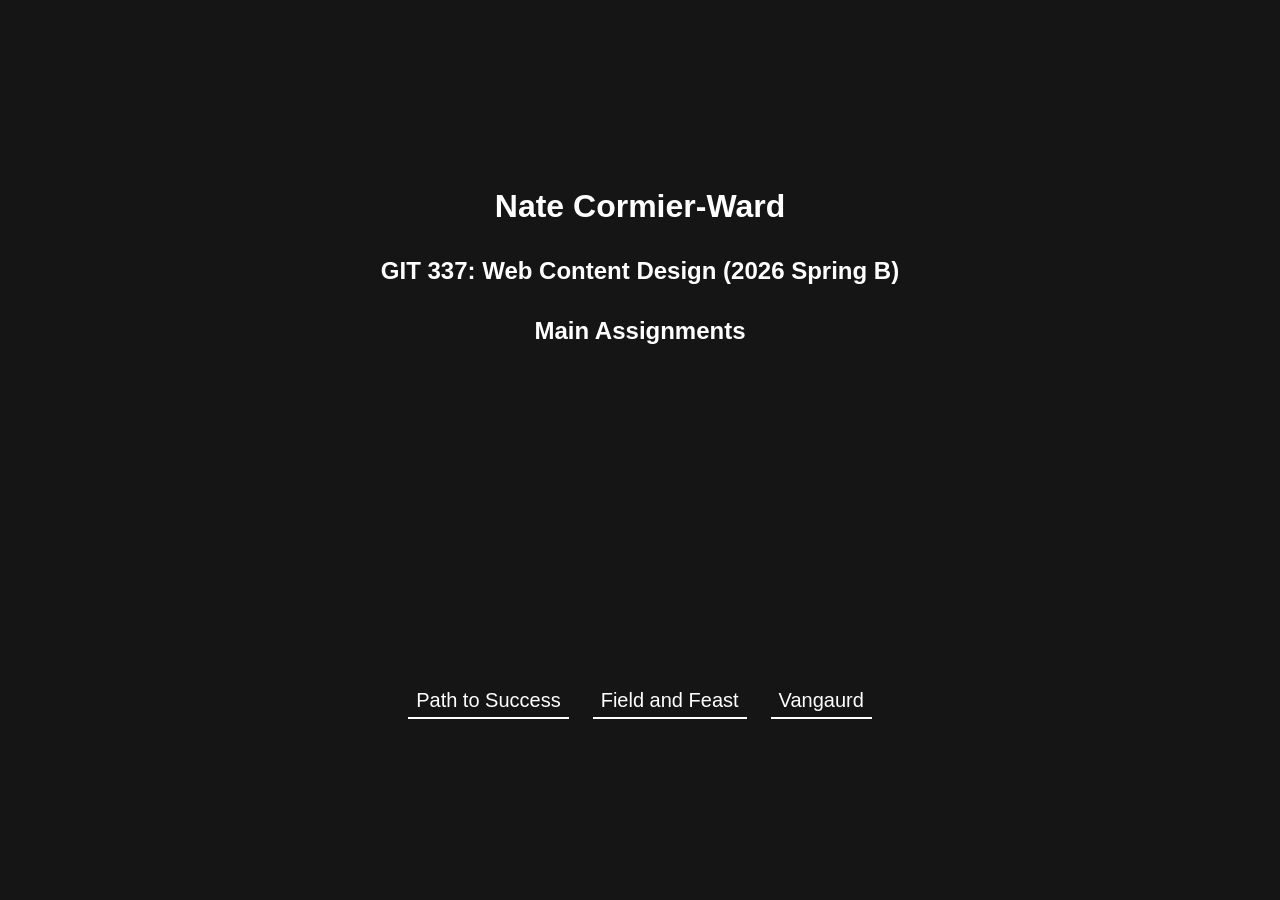
<file: index.html>
<!doctype html>
<html lang="en">
  <head>
    <meta charset="UTF-8" />
    <meta name="viewport" content="width=device-width, initial-scale=1.0" />
    <title>Test page for GIT 337</title>
    <link rel="stylesheet" href="style.css?v=2" />
  </head>
  <body>
    <header>
      <h1>Nate Cormier-Ward</h1>
      <h2>GIT 337: Web Content Design (2026 Spring B)</h2>
      <h2>Main Assignments</h2>
    </header>

    <ul>
      <li>
        <a href="assignment/path-to-success/index.html" target="_blank">
          Path to Success
        </a>
      </li>
      <li>
        <a href="assignment/fieldandfeast/index.html" target="_blank">
          Field and Feast
        </a>
      </li>
      <li>
        <a href="assignment/vanguard/index.html" target="_blank"> Vangaurd </a>
      </li>
    </ul>
  </body>
</html>
</file>
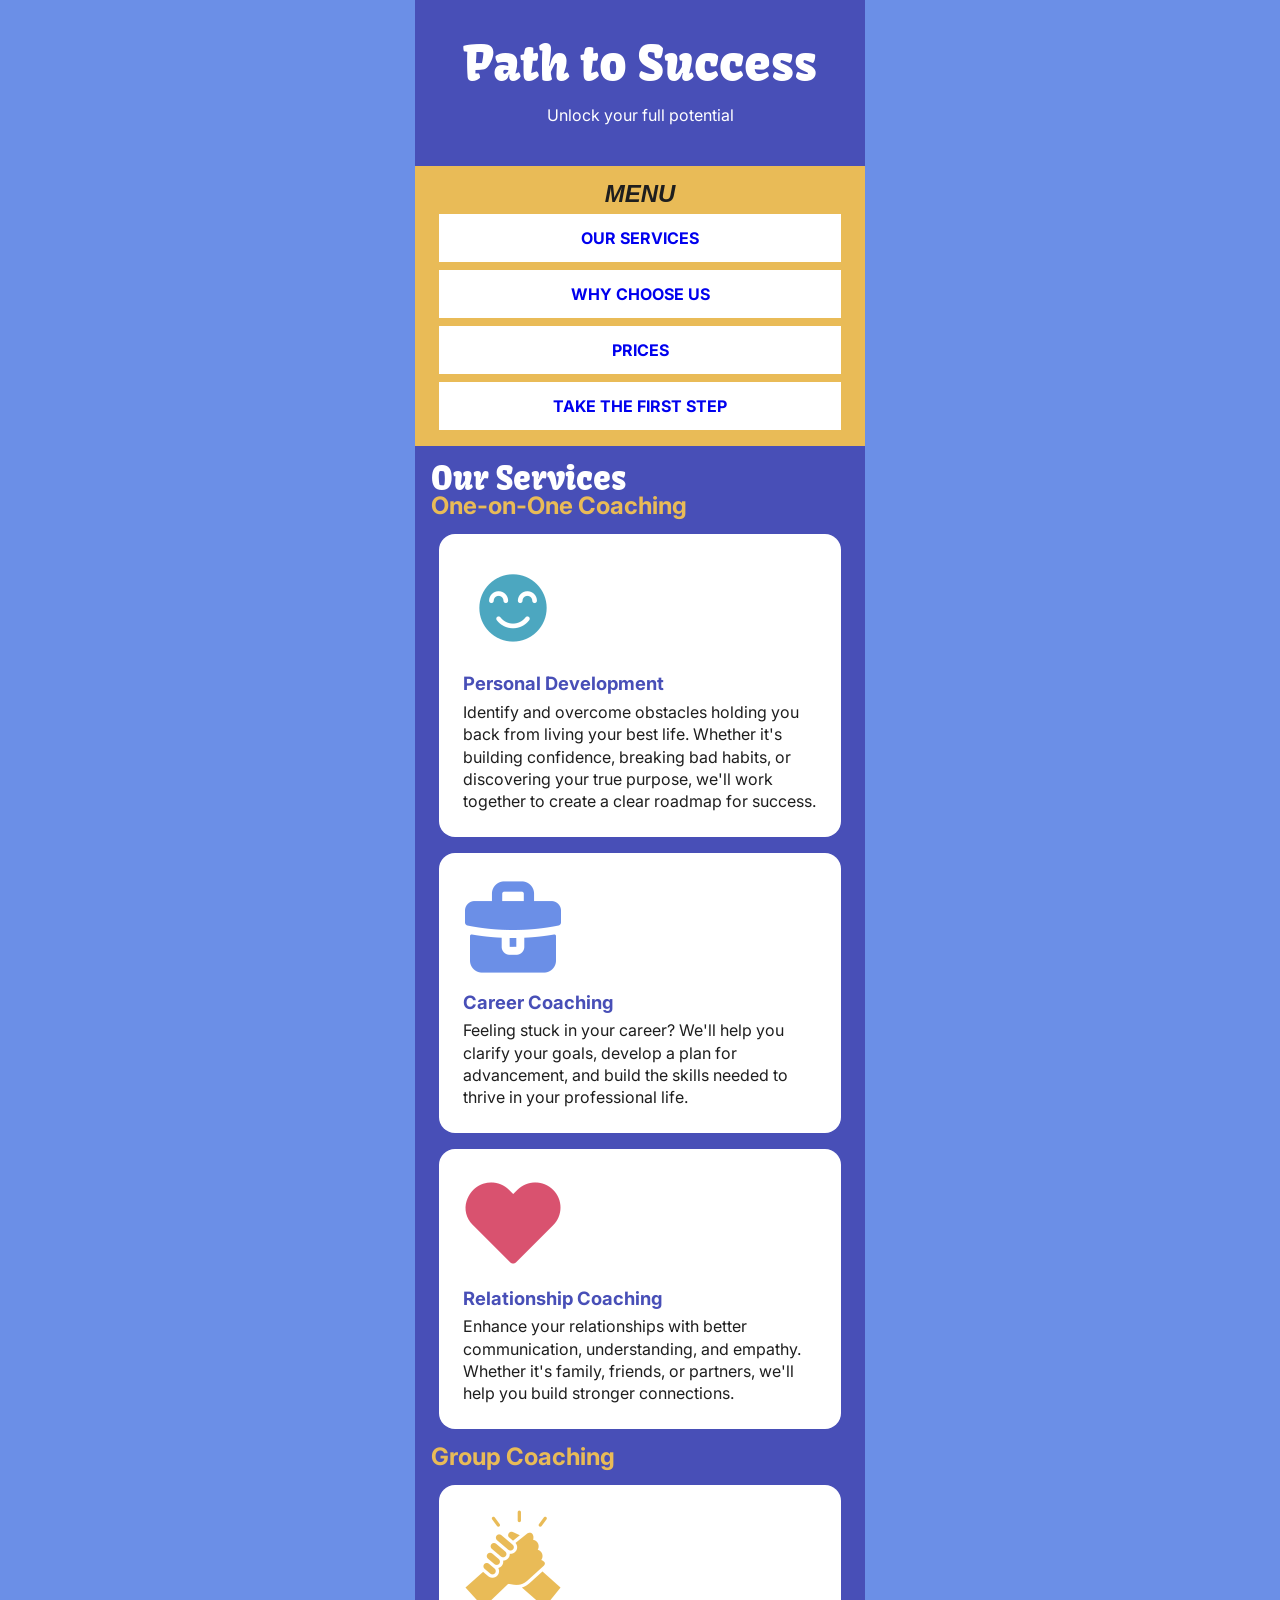
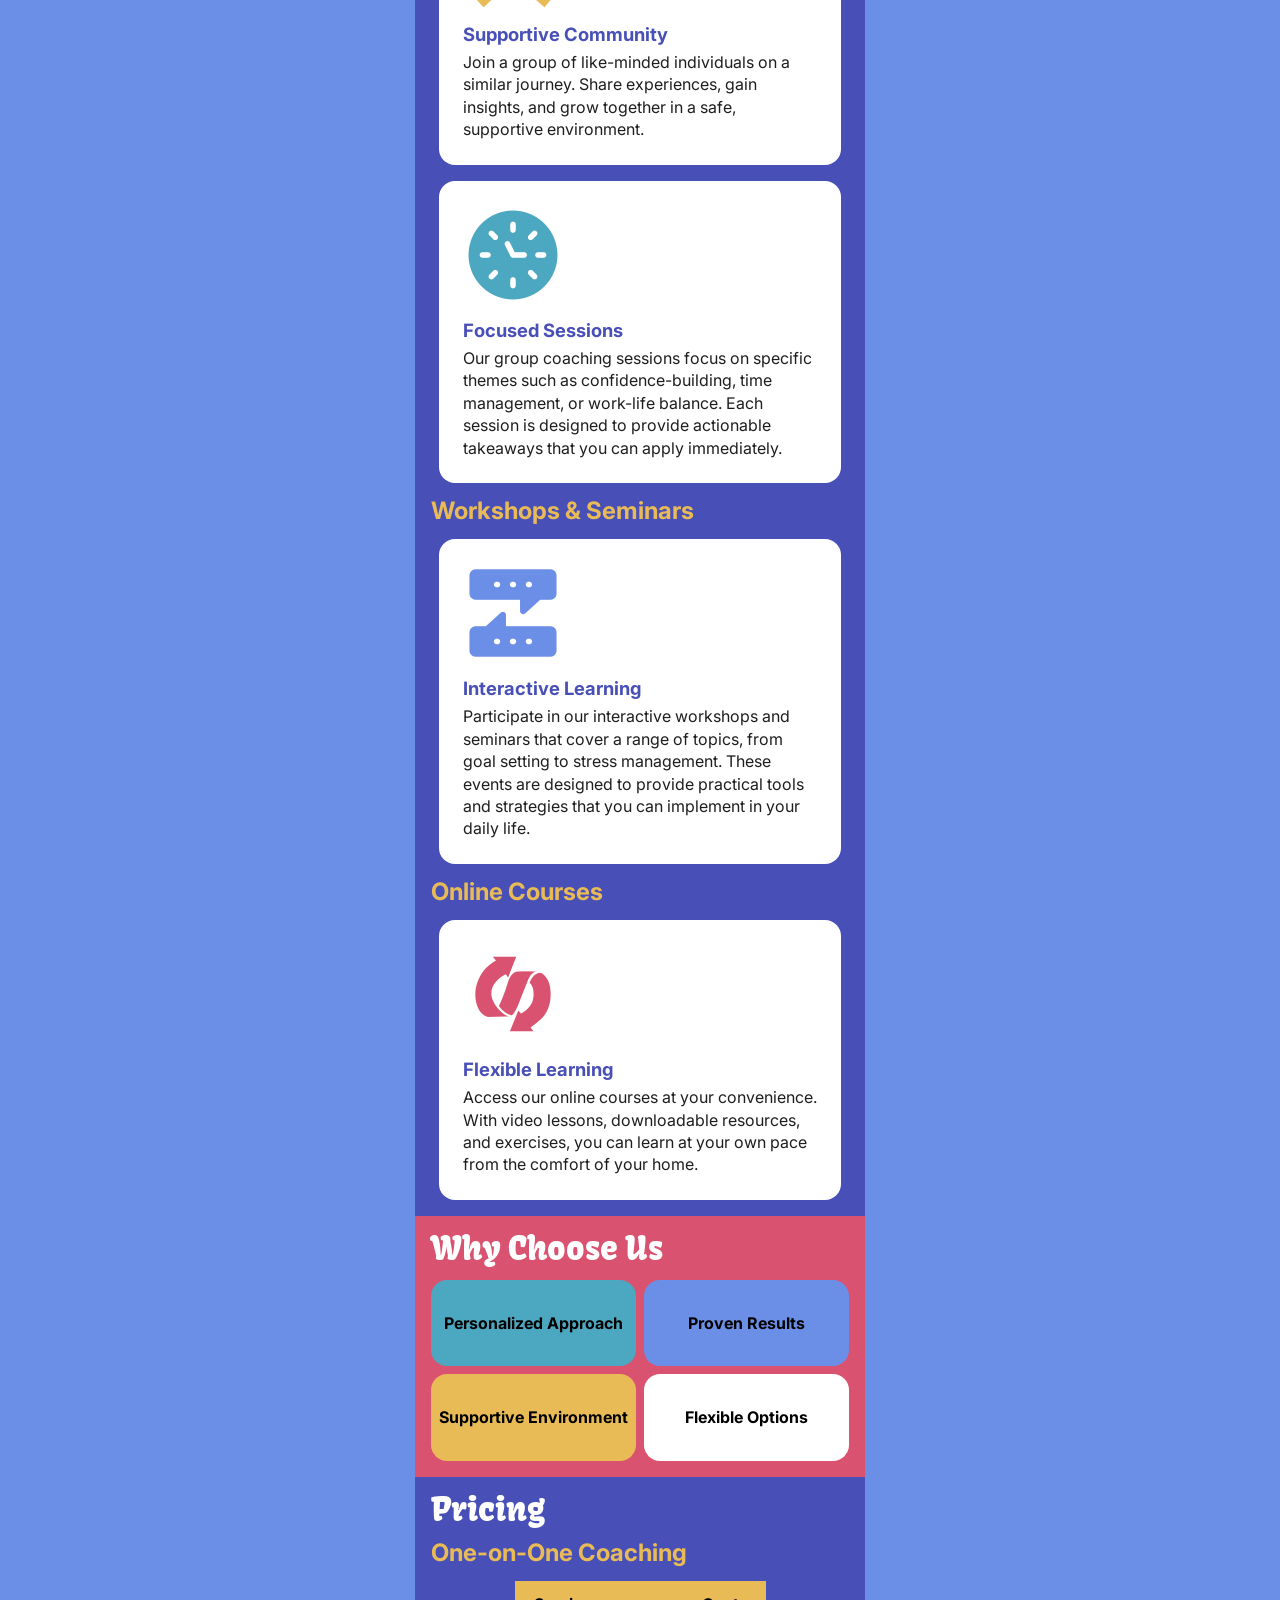
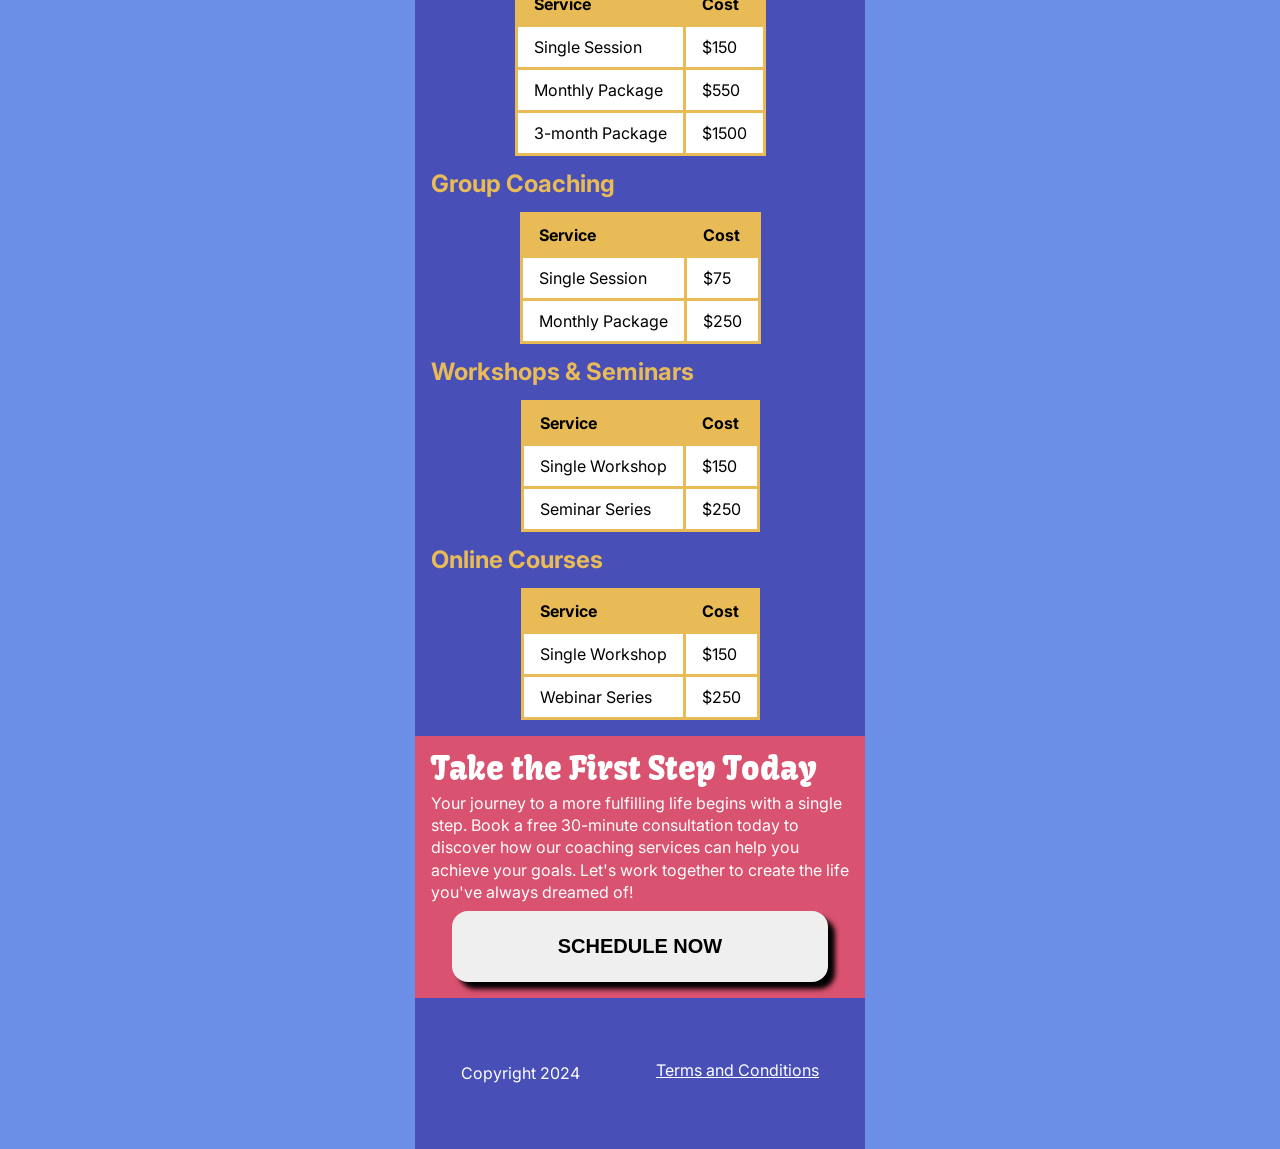
<file: assignment/1-path-to-success/index.html>
<!doctype html>
<html lang="en">
  <head>
    <meta charset="UTF-8" />
    <meta name="viewport" content="width=device-width, initial-scale=1.0" />
    <title>2 / ❗️ ASSIGNMENT: Path to Success</title>
    <link rel="stylesheet" href="style.css?v=2" />
  </head>
  <body>
    <header>
      <div class="header-text">
        <h1>Path to Success</h1>
        <p>Unlock your full potential</p>
      </div>
      <nav>
        <h2>Menu</h2>
        <a href="#services">Our Services</a>
        <a href="#why">Why Choose Us</a>
        <a href="#pricing">Prices</a>
        <a href="#cta">Take the First Step</a>
      </nav>
    </header>

    <section id="services">
      <div class="services-head">
        <h2>Our Services</h2>
        <h3>One-on-One Coaching</h3>
      </div>
      <div class="service">
        <img
          src="./images/personal-development.png"
          alt="teal icon of a smiling face"
        />
        <h4>Personal Development</h4>
        <p>
          Identify and overcome obstacles holding you back from living your best
          life. Whether it's building confidence, breaking bad habits, or
          discovering your true purpose, we'll work together to create a clear
          roadmap for success.
        </p>
      </div>

      <div class="service">
        <img
          src="./images/career-coaching.png"
          alt="lavender icon of a briefcase"
        />
        <h4>Career Coaching</h4>
        <p>
          Feeling stuck in your career? We'll help you clarify your goals,
          develop a plan for advancement, and build the skills needed to thrive
          in your professional life.
        </p>
      </div>

      <div class="service">
        <img
          src="./images/relationship-coaching.png"
          alt="pink icon of a heart"
        />
        <h4>Relationship Coaching</h4>
        <p>
          Enhance your relationships with better communication, understanding,
          and empathy. Whether it's family, friends, or partners, we'll help you
          build stronger connections.
        </p>
      </div>

      <h3>Group Coaching</h3>
      <div class="group-service">
        <img
          src="./images/supportive-community.png"
          alt="yellow icon of hands clasping"
        />
        <h4>Supportive Community</h4>
        <p>
          Join a group of like-minded individuals on a similar journey. Share
          experiences, gain insights, and grow together in a safe, supportive
          environment.
        </p>
      </div>

      <div class="group-service">
        <img
          src="./images/focused-session.png"
          alt="teal icon of a clock face"
        />
        <h4>Focused Sessions</h4>
        <p>
          Our group coaching sessions focus on specific themes such as
          confidence-building, time management, or work-life balance. Each
          session is designed to provide actionable takeaways that you can apply
          immediately.
        </p>
      </div>

      <h3>Workshops & Seminars</h3>
      <div class="workshop">
        <img
          src="./images/interactive-learning.png"
          alt="lavender icon of text conversation"
        />
        <h4>Interactive Learning</h4>
        <p>
          Participate in our interactive workshops and seminars that cover a
          range of topics, from goal setting to stress management. These events
          are designed to provide practical tools and strategies that you can
          implement in your daily life.
        </p>
      </div>

      <h3>Online Courses</h3>
      <div class="online-course">
        <img
          src="./images/flexible-learning.png"
          alt="pink icon of a curly arrow"
        />
        <h4>Flexible Learning</h4>
        <p>
          Access our online courses at your convenience. With video lessons,
          downloadable resources, and exercises, you can learn at your own pace
          from the comfort of your home.
        </p>
      </div>
    </section>

    <section id="why">
      <h2>Why Choose Us</h2>
      <div>
        <p>Personalized Approach</p>
        <p>Proven Results</p>
        <p>Supportive Environment</p>
        <p>Flexible Options</p>
      </div>
    </section>

    <section id="pricing">
      <h2>Pricing</h2>
      <h3>One-on-One Coaching</h3>
      <table>
        <tr>
          <th>Service</th>
          <th>Cost</th>
        </tr>
        <tr>
          <td>Single Session</td>
          <td>$150</td>
        </tr>
        <tr>
          <td>Monthly Package</td>
          <td>$550</td>
        </tr>
        <tr>
          <td>3-month Package</td>
          <td>$1500</td>
        </tr>
      </table>

      <h3>Group Coaching</h3>
      <table>
        <tr>
          <th>Service</th>
          <th>Cost</th>
        </tr>
        <tr>
          <td>Single Session</td>
          <td>$75</td>
        </tr>
        <tr>
          <td>Monthly Package</td>
          <td>$250</td>
        </tr>
      </table>

      <h3>Workshops & Seminars</h3>
      <table>
        <tr>
          <th>Service</th>
          <th>Cost</th>
        </tr>
        <tr>
          <td>Single Workshop</td>
          <td>$150</td>
        </tr>
        <tr>
          <td>Seminar Series</td>
          <td>$250</td>
        </tr>
      </table>

      <h3>Online Courses</h3>
      <table>
        <tr>
          <th>Service</th>
          <th>Cost</th>
        </tr>
        <tr>
          <td>Single Workshop</td>
          <td>$150</td>
        </tr>
        <tr>
          <td>Webinar Series</td>
          <td>$250</td>
        </tr>
      </table>
    </section>

    <section id="cta">
      <h2>Take the First Step Today</h2>
      <p>
        Your journey to a more fulfilling life begins with a single step. Book a
        free 30-minute consultation today to discover how our coaching services
        can help you achieve your goals. Let's work together to create the life
        you've always dreamed of!
      </p>
      <button>Schedule Now</button>
    </section>

    <footer>
      <p>Copyright 2024</p>
      <a href="#">Terms and Conditions</a>
    </footer>
  </body>
</html>
</file>
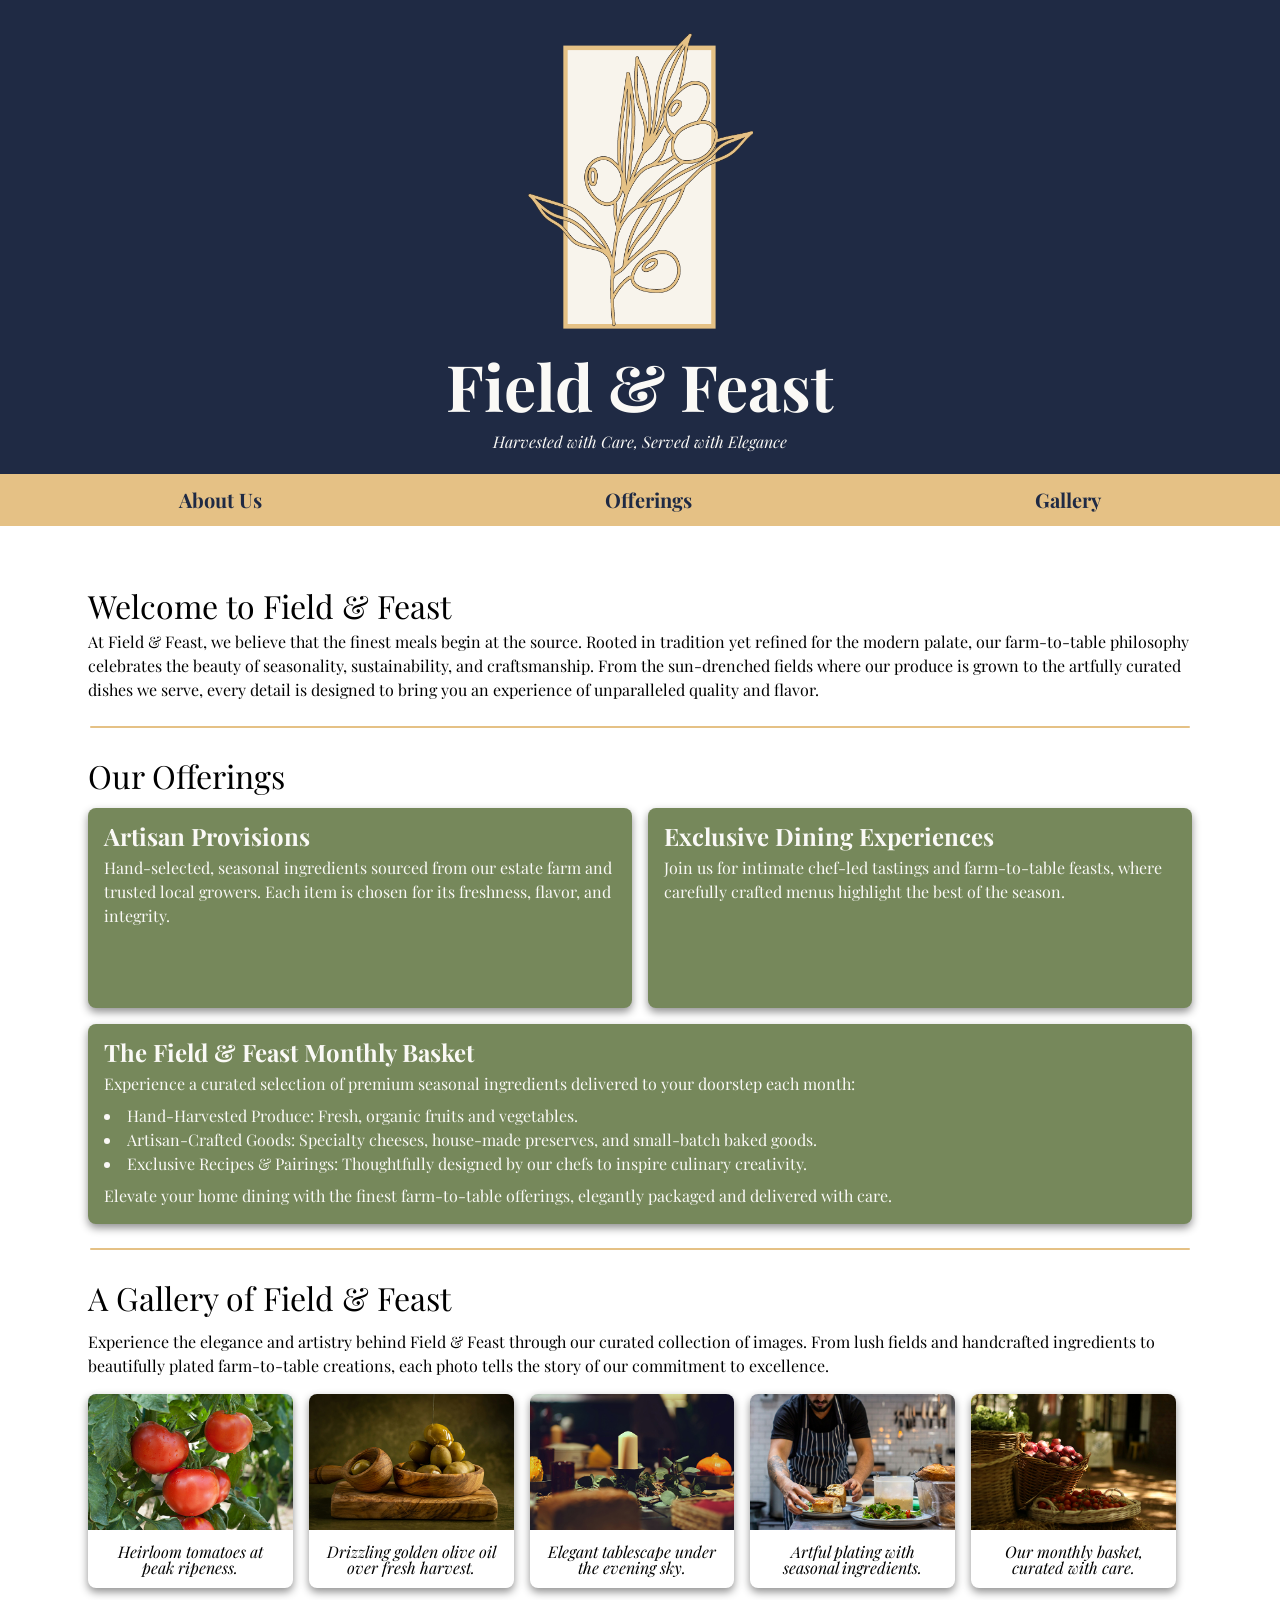
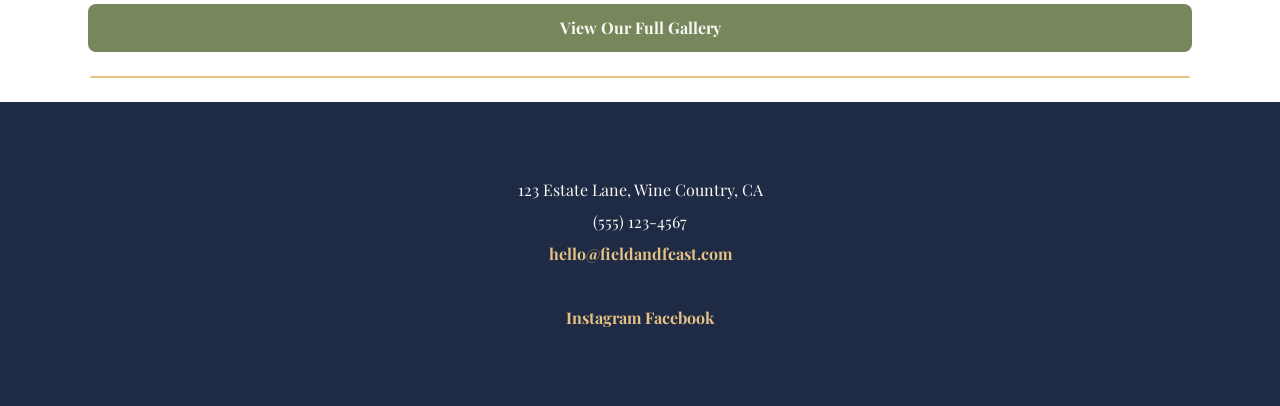
<file: assignment/fieldandfeast/index.html>
<!doctype html>
<html lang="en">
  <head>
    <meta charset="UTF-8" />
    <meta name="viewport" content="width=device-width, initial-scale=1.0" />
    <title>3 / ❗️ASSIGNMENT: Field & Feast</title>
    <link rel="stylesheet" href="style.css?v=2" />
  </head>
  <body>
    <!-- Header -->
    <header>
      <div class="logo">
        <img src="./images/fieldandfeast-logo.png" alt="Field & Feast Logo" />
        <h1>Field & Feast</h1>
        <p>Harvested with Care, Served with Elegance</p>
      </div>
      <nav>
        <ul>
          <li><a href="#about">About Us</a></li>
          <li><a href="#offerings">Offerings</a></li>
          <li><a href="#gallery">Gallery</a></li>
        </ul>
      </nav>
    </header>
    <!-- Welcome Section -->
    <section id="about">
      <h2>Welcome to Field & Feast</h2>
      <p>
        At Field & Feast, we believe that the finest meals begin at the source.
        Rooted in tradition yet refined for the modern palate, our farm-to-table
        philosophy celebrates the beauty of seasonality, sustainability, and
        craftsmanship. From the sun-drenched fields where our produce is grown
        to the artfully curated dishes we serve, every detail is designed to
        bring you an experience of unparalleled quality and flavor.
      </p>
    </section>
    <hr />
    <!-- Offerings Section -->
    <section id="offerings">
      <h2>Our Offerings</h2>

      <div class="articles-wrapper">
        <article>
          <h3>Artisan Provisions</h3>
          <p>
            Hand-selected, seasonal ingredients sourced from our estate farm and
            trusted local growers. Each item is chosen for its freshness,
            flavor, and integrity.
          </p>
        </article>

        <article>
          <h3>Exclusive Dining Experiences</h3>
          <p>
            Join us for intimate chef-led tastings and farm-to-table feasts,
            where carefully crafted menus highlight the best of the season.
          </p>
        </article>

        <article>
          <h3>The Field & Feast Monthly Basket</h3>
          <p>
            Experience a curated selection of premium seasonal ingredients
            delivered to your doorstep each month:
          </p>
          <ul>
            <li>
              Hand-Harvested Produce: Fresh, organic fruits and vegetables.
            </li>
            <li>
              Artisan-Crafted Goods: Specialty cheeses, house-made preserves,
              and small-batch baked goods.
            </li>
            <li>
              Exclusive Recipes & Pairings: Thoughtfully designed by our chefs
              to inspire culinary creativity.
            </li>
          </ul>
          <p>
            Elevate your home dining with the finest farm-to-table offerings,
            elegantly packaged and delivered with care.
          </p>
        </article>
      </div>
    </section>
    <hr />
    <!-- Gallery Section -->
    <section id="gallery">
      <h2>A Gallery of Field & Feast</h2>
      <p>
        Experience the elegance and artistry behind Field & Feast through our
        curated collection of images. From lush fields and handcrafted
        ingredients to beautifully plated farm-to-table creations, each photo
        tells the story of our commitment to excellence.
      </p>

      <div class="gallery-wrapper">
        <figure>
          <picture>
            <source
              srcset="
                ./images/tomatoes-600w.jpg 600w,
                ./images/tomatoes-300w.jpg 300w,
                ./images/tomatoes-200w.jpg 200w
              "
              sizes="(min-width: 1200px) 600px, (min-width: 900px) 300px, 200px"
            />
            <img
              src="./images/tomatoes-200w.jpg"
              alt="Heirloom tomatoes at peak ripeness"
            />
          </picture>
          <figcaption>Heirloom tomatoes at peak ripeness.</figcaption>
        </figure>

        <figure>
          <picture>
            <source
              srcset="
                ./images/olive-oil-600w.jpg 600w,
                ./images/olive-oil-300w.jpg 300w,
                ./images/olive-oil-200w.jpg 200w
              "
              sizes="(min-width: 1200px) 600px, (min-width: 900px) 300px, 200px"
            />
            <img
              src="./images/olive-oil-200w.jpg"
              alt="Drizzling golden olive oil over fresh harvest"
            />
          </picture>
          <figcaption>
            Drizzling golden olive oil over fresh harvest.
          </figcaption>
        </figure>

        <figure>
          <picture>
            <source
              srcset="
                ./images/table-setting-600w.jpg 600w,
                ./images/table-setting-300w.jpg 300w,
                ./images/table-setting-200w.jpg 200w
              "
              sizes="(min-width: 1200px) 600px, (min-width: 900px) 300px, 200px"
            />
            <img
              src="./images/table-setting-200w.jpg"
              alt="Elegant tablescape under the evening sky"
            />
          </picture>
          <figcaption>Elegant tablescape under the evening sky.</figcaption>
        </figure>

        <figure>
          <picture>
            <source
              srcset="
                ./images/chef-plating-600w.jpg 600w,
                ./images/chef-plating-300w.jpg 300w,
                ./images/chef-plating-200w.jpg 200w
              "
              sizes="(min-width: 1200px) 600px, (min-width: 900px) 300px, 200px"
            />
            <img
              src="./images/chef-plating-200w.jpg"
              alt="Artful plating with seasonal ingredients"
            />
          </picture>
          <figcaption>Artful plating with seasonal ingredients.</figcaption>
        </figure>

        <figure>
          <picture>
            <source
              srcset="
                ./images/basket-600w.jpg 600w,
                ./images/basket-300w.jpg 300w,
                ./images/basket-200w.jpg 200w
              "
              sizes="(min-width: 1200px) 600px, (min-width: 900px) 300px, 200px"
            />
            <img
              src="./images/basket-200w.jpg"
              alt="Our monthly basket, curated with care"
            />
          </picture>
          <figcaption>Our monthly basket, curated with care.</figcaption>
        </figure>
      </div>

      <a href="full-gallery.html" class="button">View Our Full Gallery</a>
    </section>
    <hr />
    <!-- Contact Section -->
    <footer>
      <address>
        <span> 123 Estate Lane, Wine Country, CA </span>
        <span> (555) 123-4567 </span>
        <span>
          <a href="mailto:hello@fieldandfeast.com">hello@fieldandfeast.com</a>
        </span>
      </address>
      <div class="social">
        <a href="#">Instagram</a>
        <a href="#">Facebook</a>
      </div>
    </footer>
  </body>
</html>
</file>
<file: style.css>
*,
*::before,
*::after {
  padding: 0;
  margin: 0;
  box-sizing: border-box;
}

body {
  font-family: Arial, Helvetica, sans-serif;
  background: #151515;
  color: #fff;
  height: 100dvh;
  display: flex;
  align-items: center;
  justify-content: space-around;
  flex-direction: column;
  padding: 1rem;
}

header {
  display: flex;
  align-items: center;
  justify-content: center;
  gap: 2rem;
  flex-direction: column;
}

h1 {
  font-size: 2rem;
  color: #fff;
  text-align: center;
}
h2 {
  font-size: 1.5rem;
  text-align: center;
}

ul {
  list-style-type: none;
  display: flex;
  gap: 1.5rem;
  flex-wrap: wrap;
  justify-content: center;
  align-items: center;
}
a {
  font-size: 1.25rem;
  color: #fff;
  text-decoration: none;
  padding: 0.5rem;
  box-shadow: inset 0 -2px 0 0 #fff;
  transition: 0.25s ease-in-out;
}
a:hover {
  box-shadow: inset 0 -100px 0 0 #fff;
  color: #000;
}
</file>
<file: assignment/1-path-to-success/style.css>
/* CSS BY Nate Ward */
/* imported fonts */
@import url("https://fonts.googleapis.com/css2?family=Inter:ital,opsz,wght@0,14..32,100..900;1,14..32,100..900&family=Kavoon&display=swap");

/* CSS RESET */
html,
body,
div,
span,
applet,
object,
iframe,
h1,
h2,
h3,
h4,
h5,
h6,
p,
blockquote,
pre,
a,
abbr,
acronym,
address,
big,
cite,
code,
del,
dfn,
em,
img,
ins,
kbd,
q,
s,
samp,
small,
strike,
strong,
sub,
sup,
tt,
var,
b,
u,
i,
center,
dl,
dt,
dd,
ol,
ul,
li,
fieldset,
form,
label,
legend,
table,
caption,
tbody,
tfoot,
thead,
tr,
th,
td,
article,
aside,
canvas,
details,
embed,
figure,
figcaption,
footer,
header,
hgroup,
menu,
nav,
output,
ruby,
section,
summary,
time,
mark,
audio,
video {
  margin: 0;
  padding: 0;
  border: 0;
  font-size: 100%;
  font: inherit;
  vertical-align: baseline;
}
/* HTML5 display-role reset for older browsers */
article,
aside,
details,
figcaption,
figure,
footer,
header,
hgroup,
menu,
nav,
section {
  display: block;
}
body {
  line-height: 1;
}
ol,
ul {
  list-style: none;
}
blockquote,
q {
  quotes: none;
}
blockquote:before,
blockquote:after,
q:before,
q:after {
  content: "";
  content: none;
}
table {
  border-collapse: collapse;
  border-spacing: 0;
}
/* end of CSS reset */

*,
*::before,
*::after {
  padding: 0;
  margin: 0;
  box-sizing: border-box;
  scroll-behavior: smooth;
}

/* h1, h2 Kavvon font */
h1,
h2 {
  font-family: "Kavoon", cursive;
}

/* All other text uses Inter */
body {
  font-family: "Inter", sans-serif;
}

/* h1 font 3em */
h1 {
  font-size: 3em;
}

/* nav h2 font 1.5em */
nav h2 {
  font-size: 1.5em;
}

/* h2 font 2em */
h2 {
  font-size: 2em;
}

/* h3 font 1.5em */
h3 {
  font-size: 1.5em;
}

/* h4 font 1.15em */
h4 {
  font-size: 1.15em;
}

/* ROOT VARIABLES */
:root {
  --Teal: #4ca7c0;
  --Purple: #484fb7;
  --Lavender: #6b8fe7;
  --Yellow: #e9bb57;
  --Pink: #d9526f;
  --Dark-gray: #1e1e1e;
  --White: #ffffff;
}

/* line height to all p tags */
p {
  line-height: 1.4;
}
/* GLOBAL STYLES (mobile first/small) */

body {
  background-color: var(--Lavender);
  display: flex;
  flex-direction: column;
  align-items: center;
  justify-content: center;
}
header,
section,
footer {
  max-width: 450px;
  width: 100%;
  background: var(--Purple);
}

/* header styles */
header {
  text-align: center;
  display: flex;
  flex-direction: column;
  gap: 2.5rem;
  color: var(--White);
  padding-top: 2.5rem;
}
header nav {
  background: var(--Yellow);
  color: var(--Dark-gray);
  display: flex;
  flex-direction: column;
  gap: 0.5rem;
  padding: 1rem 1.5rem;
  text-transform: uppercase;
}
header nav a {
  padding: 01rem 0rem;
  background: var(--White);
  text-decoration: none;
  font-weight: bold;
}
header .header-text {
  display: flex;
  align-items: center;
  justify-content: center;
  flex-direction: column;
  gap: 1rem;
}
header h2 {
  font-style: italic;
  font-family: Arial, Helvetica, sans-serif;
  font-weight: bold;
}

/* services */
#services {
  padding: 1rem;
  color: var(--White);
  display: flex;
  flex-direction: column;
  gap: 1rem;
}
#services h3 {
  color: var(--Yellow);
  font-weight: bold;
}
#services .service,
#services .group-service,
#services .workshop,
#services .online-course {
  border-radius: 1rem;
  padding: 1.5rem;
  color: var(--Dark-gray);
  background: var(--White);
  display: flex;
  flex-direction: column;
  gap: 0.5rem;
  margin: 0 0.5rem;
}
#services h4 {
  color: var(--Purple);
  font-weight: bold;
}
#services img {
  width: 100px;
  margin-bottom: 0.5rem;
}

/* why section */
#why {
  background: #d9526f;
  padding: 1rem;
}
#why h2 {
  color: var(--White);
  margin-bottom: 1rem;
}
#why div {
  display: grid;
  grid-template-columns: repeat(2, 1fr);
  grid-template-rows: repeat(2, 1fr);
  gap: 0.5rem;
}
#why p {
  border-radius: 1rem;
  padding: 2rem 0.5rem;
  text-align: center;
  font-weight: bold;
}
#why p:nth-child(1) {
  background: var(--Teal);
}
#why p:nth-child(2) {
  background: var(--Lavender);
}
#why p:nth-child(3) {
  background: var(--Yellow);
}
#why p:nth-child(4) {
  background: var(--White);
}
/* cta section */
#cta {
  background: #d9526f;
  padding: 1rem;
  color: var(--White);
  display: flex;
  flex-direction: column;
  gap: 0.5rem;
}
#cta button {
  outline: none;
  border: none;
  border-radius: 1rem;
  padding: 1.5rem 0.5rem;
  font-weight: bold;
  font-size: 1.25rem;
  text-transform: uppercase;
  box-shadow: 7px 7px 5px 0px #000;
  cursor: pointer;
  width: 90%;
  margin: auto auto;
}
/* pricing */
#pricing {
  padding: 1rem;
  display: flex;
  flex-direction: column;
  gap: 1rem;
}
#pricing h2 {
  color: var(--White);
}
#pricing h3 {
  color: var(--Yellow);
  font-weight: bold;
}

table {
  margin: auto auto;
  border-collapse: collapse;
  background: var(--White);
}

table th,
table td {
  padding: 0.75rem 1rem;
  text-align: left;
  border: 3px solid var(--Yellow);
}

table th {
  background: var(--Yellow);
  font-weight: bold;
}

/* footer */
footer {
  padding: 4rem 1rem;
  color: var(--White);
  display: flex;
  flex-direction: row;
  flex-wrap: wrap;
  justify-content: space-around;
  gap: 1rem;
}
footer a {
  color: var(--White);
}
</file>
<file: assignment/fieldandfeast/style.css>
/* CSS BY Nate Ward */
/* IMPORTED FONTS */
@import url("https://fonts.googleapis.com/css2?family=Playfair+Display:ital,wght@0,400..900;1,400..900&display=swap");

/* CSS RESET */
html,
body,
div,
span,
applet,
object,
iframe,
h1,
h2,
h3,
h4,
h5,
h6,
p,
blockquote,
pre,
a,
abbr,
acronym,
address,
big,
cite,
code,
del,
dfn,
em,
img,
ins,
kbd,
q,
s,
samp,
small,
strike,
strong,
sub,
sup,
tt,
var,
b,
u,
i,
center,
dl,
dt,
dd,
ol,
ul,
li,
fieldset,
form,
label,
legend,
table,
caption,
tbody,
tfoot,
thead,
tr,
th,
td,
article,
aside,
canvas,
details,
embed,
figure,
figcaption,
footer,
header,
hgroup,
menu,
nav,
output,
ruby,
section,
summary,
time,
mark,
audio,
video {
  margin: 0;
  padding: 0;
  border: 0;
  font-size: 100%;
  font: inherit;
  vertical-align: baseline;
}
/* HTML5 display-role reset for older browsers */
article,
aside,
details,
figcaption,
figure,
footer,
header,
hgroup,
menu,
nav,
section {
  display: block;
}
body {
  line-height: 1;
}
ol,
ul {
  list-style: none;
}
blockquote,
q {
  quotes: none;
}
blockquote:before,
blockquote:after,
q:before,
q:after {
  content: "";
  content: none;
}
table {
  border-collapse: collapse;
  border-spacing: 0;
}
/* end of CSS RESET */

/* ROOT VARIABLES */
:root {
  --midnight-blue: #1f2a44;
  --olive-green: #76885b;
  --champagne-gold: #e5c185;
  --linen: #f8f4ec;
  --dark-charcoal: #2b2b2b;
  --soft-white: #faf9f6;
  --font-primary: "Playfair Display", serif;
  --box-shadow: 0px 4px 8px #00000070;
}

/* GLOBAL STYLES (mobile first/small) */
*,
*::before,
*::after {
  margin: 0;
  padding: 0;
  box-sizing: border-box;
}

body {
  font-family: var(--font-primary);
}

/* consistant padding/ margins */
#about,
#offerings,
#gallery {
  padding: 0.5rem 2rem;
}
hr {
  margin: 1rem 2rem 1.5rem 2rem;
  outline: none;
  border: none;
  border-radius: 1rem;
  height: 2px;
  background: var(--champagne-gold);
}
/* general font sizes */
#about h2,
#offerings h2,
#gallery h2 {
  font-size: 2rem;
}
#about h3,
#offerings h3,
#gallery h3 {
  font-size: 1.5rem;
  font-weight: bold;
}
#about p,
#offerings p,
#gallery p,
#about ul,
#offerings ul,
#gallery ul {
  font-size: 1rem;
  line-height: 1.5;
}
#about figcaption,
#offerings figcaption,
#gallery figcaption {
  font-size: 1rem;
  font-style: italic;
}
/* end of general font sizes */

/* header section */
header {
  margin-bottom: 3.5rem;
}
header .logo {
  background: var(--midnight-blue);
  color: var(--soft-white);
  text-align: center;
  padding: 1rem 1.5rem 1.5rem 1.5rem;
  display: flex;
  flex-direction: column;
  align-items: center;
}

.logo img {
  max-width: 25dvh;
}

header .logo h1 {
  font-size: 3rem;
  font-weight: bold;
  margin-bottom: 1rem;
}
header .logo p {
  font-size: 1rem;
  font-style: italic;
}

header nav {
  padding: 1rem;
  background: var(--champagne-gold);
}

header nav ul {
  display: flex;
  flex-direction: row;
  align-items: center;
  justify-content: space-around;
  gap: 1rem;
  font-weight: bold;
  color: var(--midnight-blue);
}

header nav a {
  text-decoration: none;
  color: var(--midnight-blue);
  font-size: 1.25rem;
}
/* end of header section */

/* welcome section */
#about {
  display: flex;
  flex-direction: column;
  gap: 0.5rem;
}
/* end of welcome section */
/* Offerings Section */
#offerings {
  display: flex;
  flex-direction: column;
  gap: 1rem;
}
.articles-wrapper {
  display: grid;
  gap: 1rem;
}
#offerings article {
  border-radius: 0.5rem;
  padding: 1rem;
  background: var(--olive-green);
  color: var(--soft-white);
  display: flex;
  flex-direction: column;
  gap: 0.5rem;
  box-shadow: var(--box-shadow);
}
#offerings article ul {
  list-style: disc;
  list-style-position: inside;
}
/* end of Offerings Section */

/* Gallery Section */
#gallery {
  display: flex;
  flex-direction: column;
  gap: 1rem;
}
.gallery-wrapper {
  width: 100%;
  display: flex;
  flex-direction: column;
  gap: 1rem;
}
.gallery-wrapper figure {
  box-shadow: var(--box-shadow);
  border-radius: 0.5rem;
  overflow: hidden;
}
.gallery-wrapper figure img {
  width: 100%;
}
.gallery-wrapper figure figcaption {
  padding: 0.75rem;
  text-align: center;
}

#gallery a {
  background: var(--olive-green);
  padding: 1rem 0.5rem;
  border-radius: 0.5rem;
  color: var(--soft-white);
  text-align: center;
  text-decoration: none;
  font-weight: bold;
}
/* end of Gallery Section */

/* footer styles */
footer {
  padding: 5rem 1rem;
  background: var(--midnight-blue);
  display: flex;
  flex-direction: column;
  align-items: center;
  justify-content: center;
  text-align: center;
  gap: 3rem;
  color: var(--soft-white);
}
footer address {
  display: flex;
  flex-direction: column;
  gap: 1rem;
}
footer a {
  color: var(--champagne-gold);
  text-decoration: none;
  font-weight: bold;
}
/* end of footer styles */

/* MEDIA QUERY (medium) */
@media (min-width: 600px) {
  header .logo h1 {
    font-size: 4rem;
  }
  .gallery-wrapper {
    flex-wrap: wrap;
    flex-direction: row;
    align-items: center;
  }
  .gallery-wrapper figure {
    width: calc(50% - 1rem);
  }
  .articles-wrapper {
    display: grid;
    grid-template-columns: repeat(2, 1fr);
    grid-template-rows: repeat(2, 1fr);
  }
  /* First article */
  .articles-wrapper article:nth-of-type(1) {
    grid-area: 1 / 1 / 2 / 2;
  }

  /* Second article */
  .articles-wrapper article:nth-of-type(2) {
    grid-area: 1 / 2 / 2 / 3;
  }

  /* Third article */
  .articles-wrapper article:nth-of-type(3) {
    grid-area: 2 / 1 / 3 / 3;
  }
}

/* MEDIA QUERY (large) */
@media (min-width: 900px) {
  .gallery-wrapper figure {
    width: calc(33% - 1rem);
  }
  #about,
  #offerings,
  #gallery {
    padding: 0.5rem 3rem;
  }
}

/* MEDIA QUERY (xl) */
@media (min-width: 1200px) {
  #about,
  #offerings,
  #gallery {
    max-width: 1200px;
    margin: auto auto;
  }
  hr {
    max-width: 1100px;
    margin: 1rem auto 1.5rem auto;
  }
  .gallery-wrapper figure {
    width: calc(20% - 1rem);
  }
}
</file>
